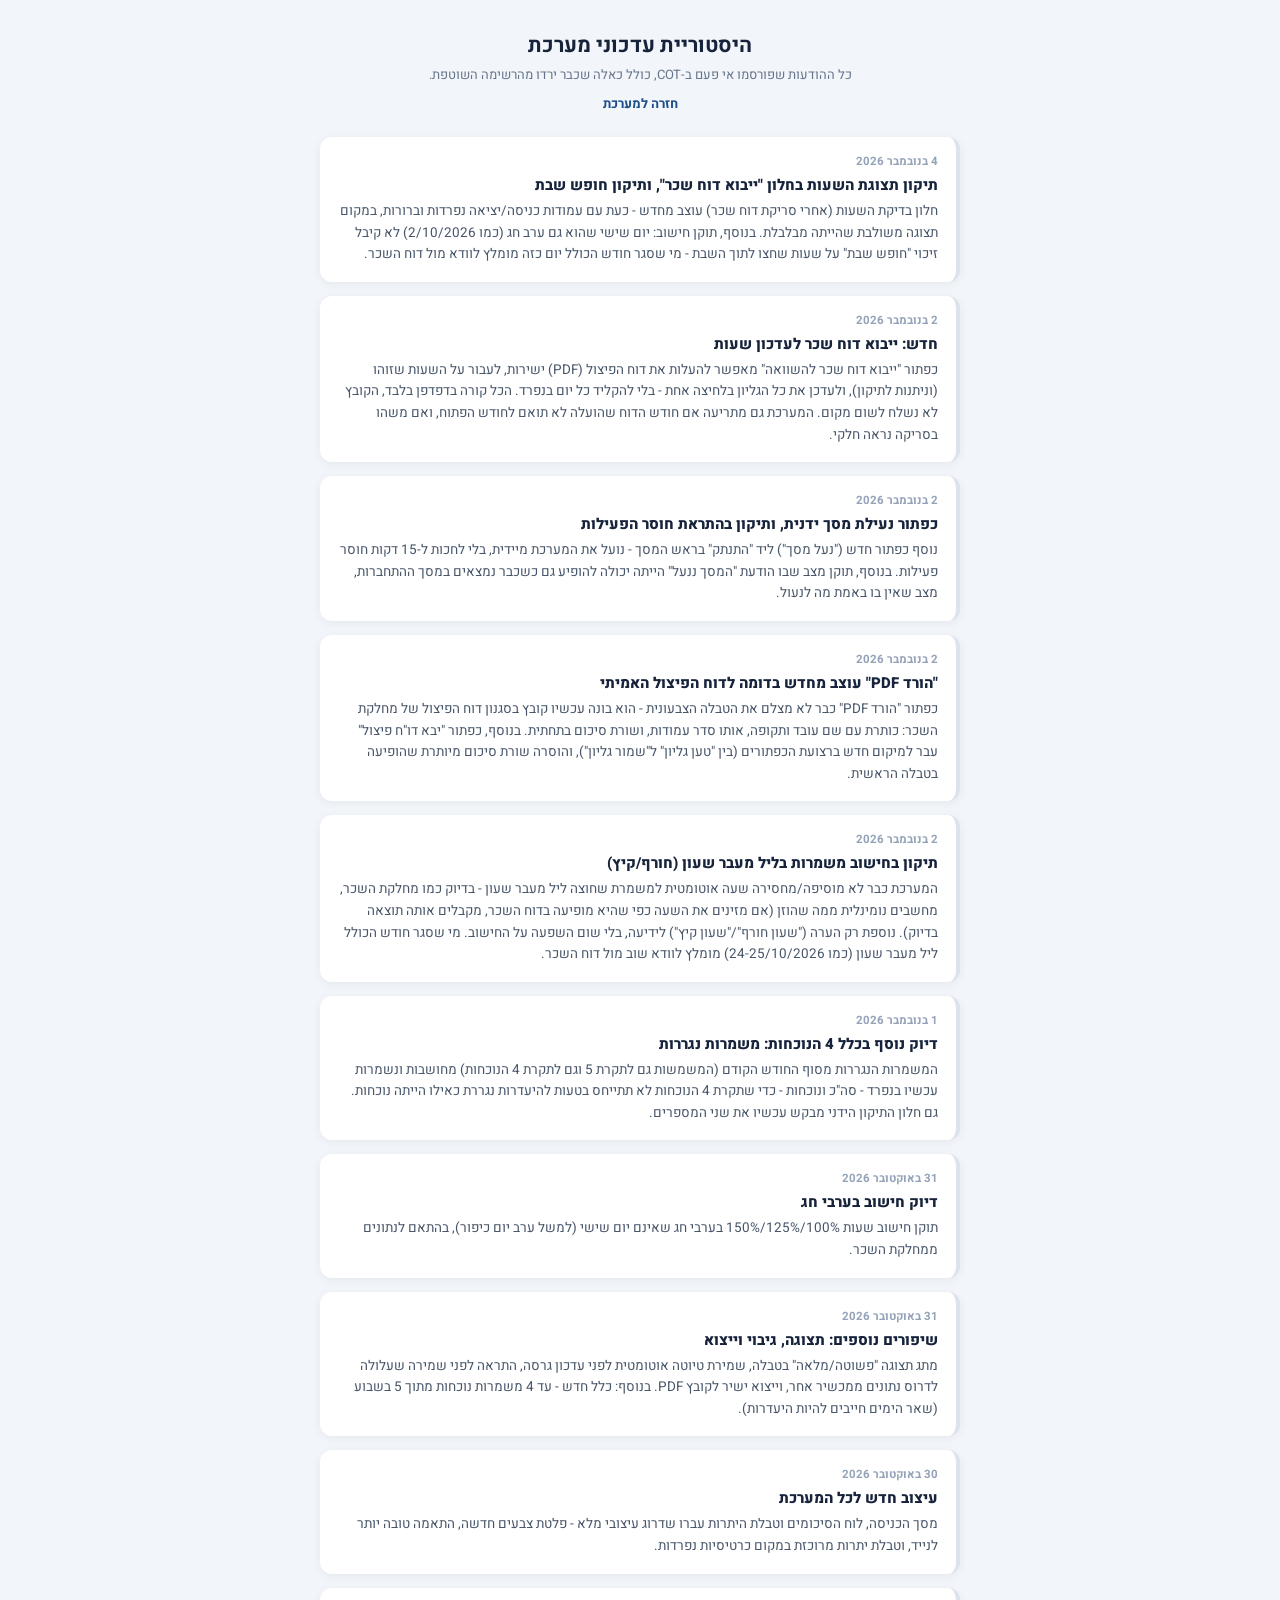
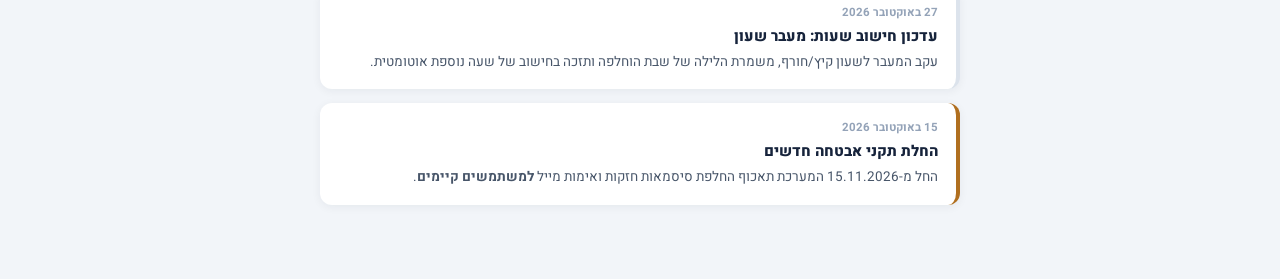
<file: whats-new.html>
<!-- COT System Version: V202611061559 -->
<!doctype html>
<html lang="he" dir="rtl">
<head>
<meta charset="utf-8">
<meta name="viewport" content="width=device-width, initial-scale=1">
<title>היסטוריית עדכונים - COT</title>
<link rel="stylesheet" href="https://fonts.googleapis.com/css2?family=Heebo:wght@400;500;700;800&display=swap">
<style>
  body { font-family:'Heebo',sans-serif; background:#F2F5F9; color:#253246; margin:0; padding:30px 16px 60px; }
  .wrap { max-width:640px; margin:0 auto; }
  header { text-align:center; margin-bottom:24px; }
  header h1 { color:#16233B; font-size:21px; margin:0 0 4px; }
  header p { color:#64748B; font-size:13px; margin:0; }
  header a { color:#1D4E89; font-size:13px; font-weight:700; text-decoration:none; }
  header a:hover { text-decoration:underline; }
  .card { background:#fff; border-radius:12px; box-shadow:0 2px 10px rgba(20,33,58,.06); padding:16px 18px; margin-bottom:14px; border-right:4px solid #DCE3EC; }
  .card.pinned { border-right-color:#B06F1F; }
  .date { font-size:11.5px; font-weight:700; color:#94A3B8; display:block; margin-bottom:4px; }
  .title { font-size:15px; font-weight:800; color:#16233B; margin-bottom:5px; }
  .text { font-size:13.5px; line-height:1.6; color:#475569; margin:0; }
  .empty, .error { text-align:center; color:#94A3B8; font-size:14px; padding:40px 0; }
</style>
</head>
<body>
<div class="wrap">
  <header>
    <h1>היסטוריית עדכוני מערכת</h1>
    <p>כל ההודעות שפורסמו אי פעם ב-COT, כולל כאלה שכבר ירדו מהרשימה השוטפת.</p>
    <p style="margin-top:10px;"><a href="index.html">חזרה למערכת</a></p>
  </header>
  <div id="list"><p class="empty">טוען...</p></div>
</div>
<script>
fetch('content/system-updates.he.html?t=' + Date.now())
  .then(function(r) { if (!r.ok) throw new Error('HTTP ' + r.status); return r.text(); })
  .then(function(text) {
    var tmp = document.createElement('div'); tmp.innerHTML = text;
    var items = Array.from(tmp.querySelectorAll('article'));
    items.sort(function(a, b) { return (b.getAttribute('data-date') || '').localeCompare(a.getAttribute('data-date') || ''); });
    var list = document.getElementById('list');
    if (items.length === 0) { list.innerHTML = '<p class="empty">אין עדיין היסטוריה.</p>'; return; }
    list.innerHTML = '';
    items.forEach(function(a) {
      var pinned = a.getAttribute('data-pinned') === 'true';
      var dateStr = a.getAttribute('data-date') || '';
      var dateDisplay = dateStr ? new Date(dateStr + 'T00:00:00').toLocaleDateString('he-IL', { day: 'numeric', month: 'long', year: 'numeric' }) : '';
      var titleEl = a.querySelector('.update-title');
      var textEl = a.querySelector('.update-text');
      var card = document.createElement('div');
      card.className = 'card' + (pinned ? ' pinned' : '');
      card.innerHTML = '<span class="date">' + dateDisplay + '</span>' +
        '<div class="title">' + (titleEl ? titleEl.textContent : '') + '</div>' +
        '<p class="text">' + (textEl ? textEl.innerHTML : '') + '</p>';
      list.appendChild(card);
    });
  })
  .catch(function(err) {
    console.error('טעינת היסטוריית העדכונים נכשלה:', err);
    document.getElementById('list').innerHTML = '<p class="error">שגיאה בטעינת ההיסטוריה. ודא שהאפליקציה רצה משרת (לא מקובץ מקומי).</p>';
  });
</script>
</body>
</html>
</file>
